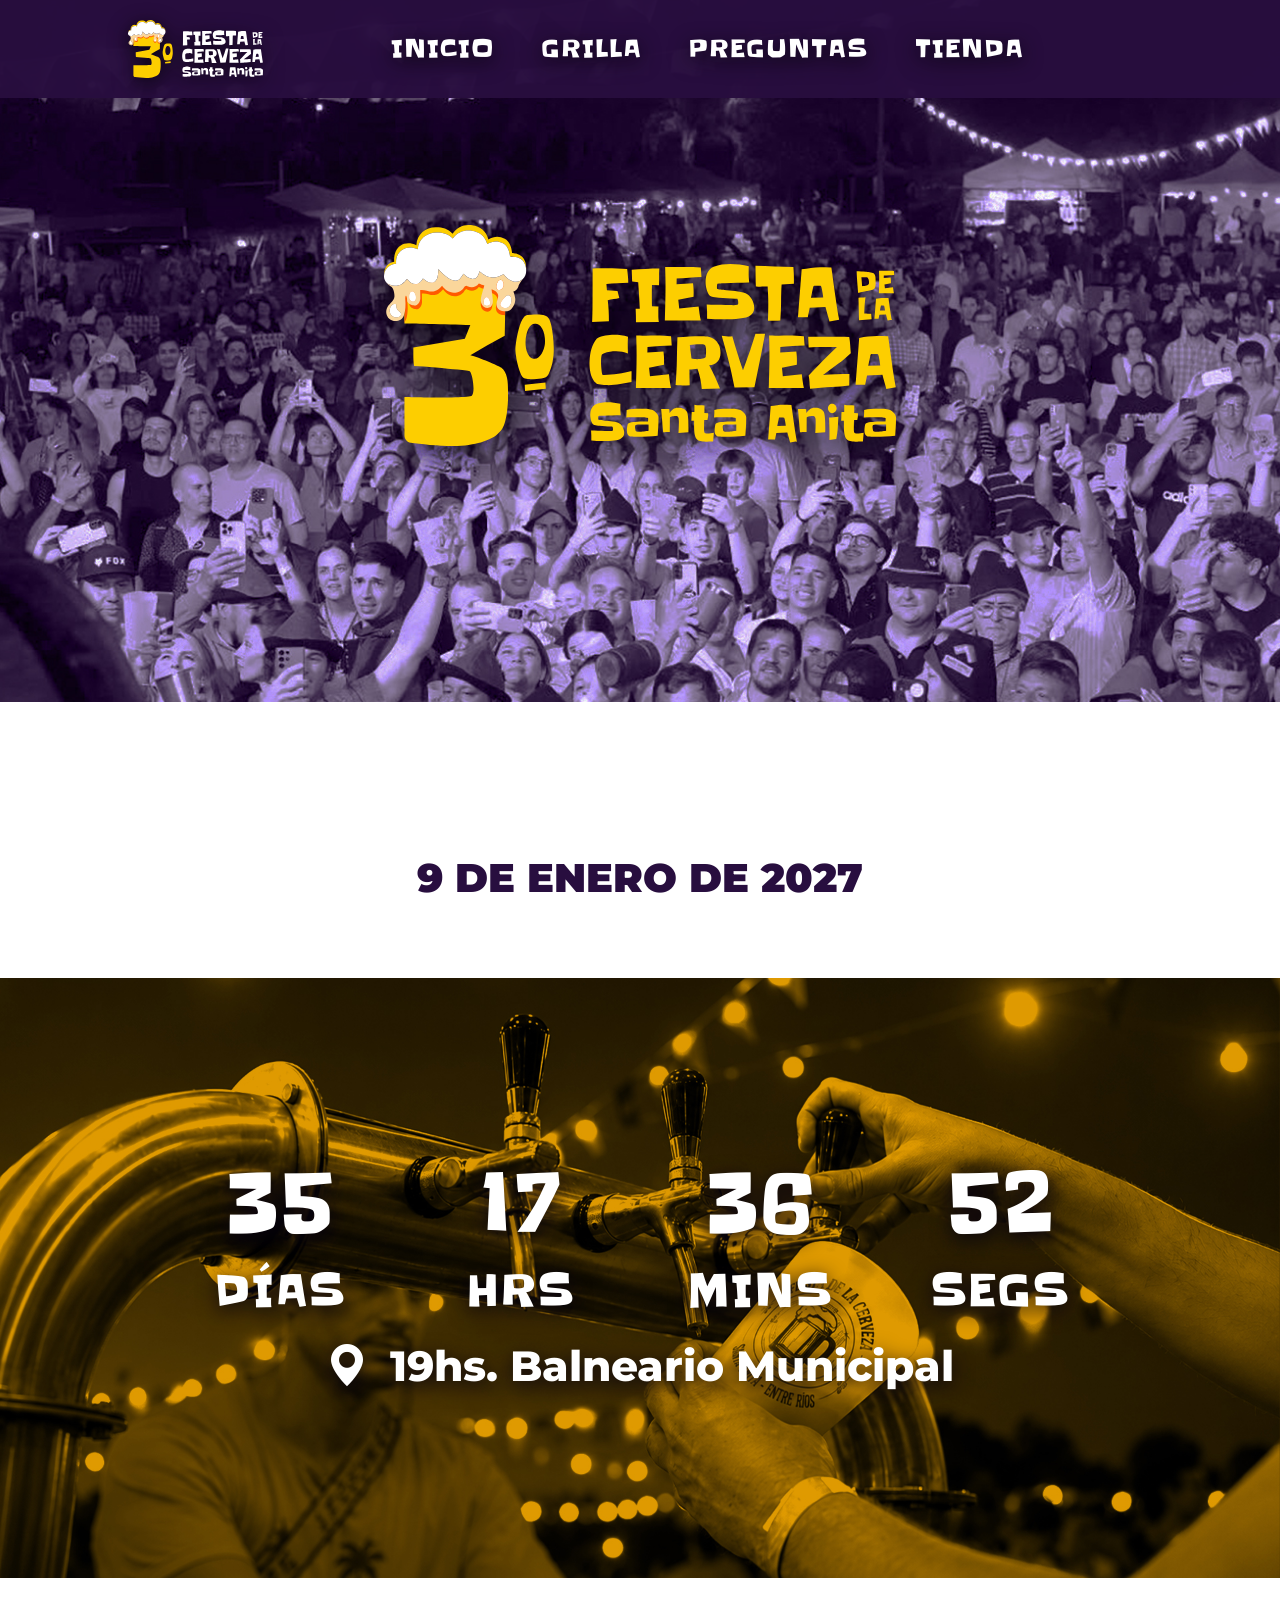
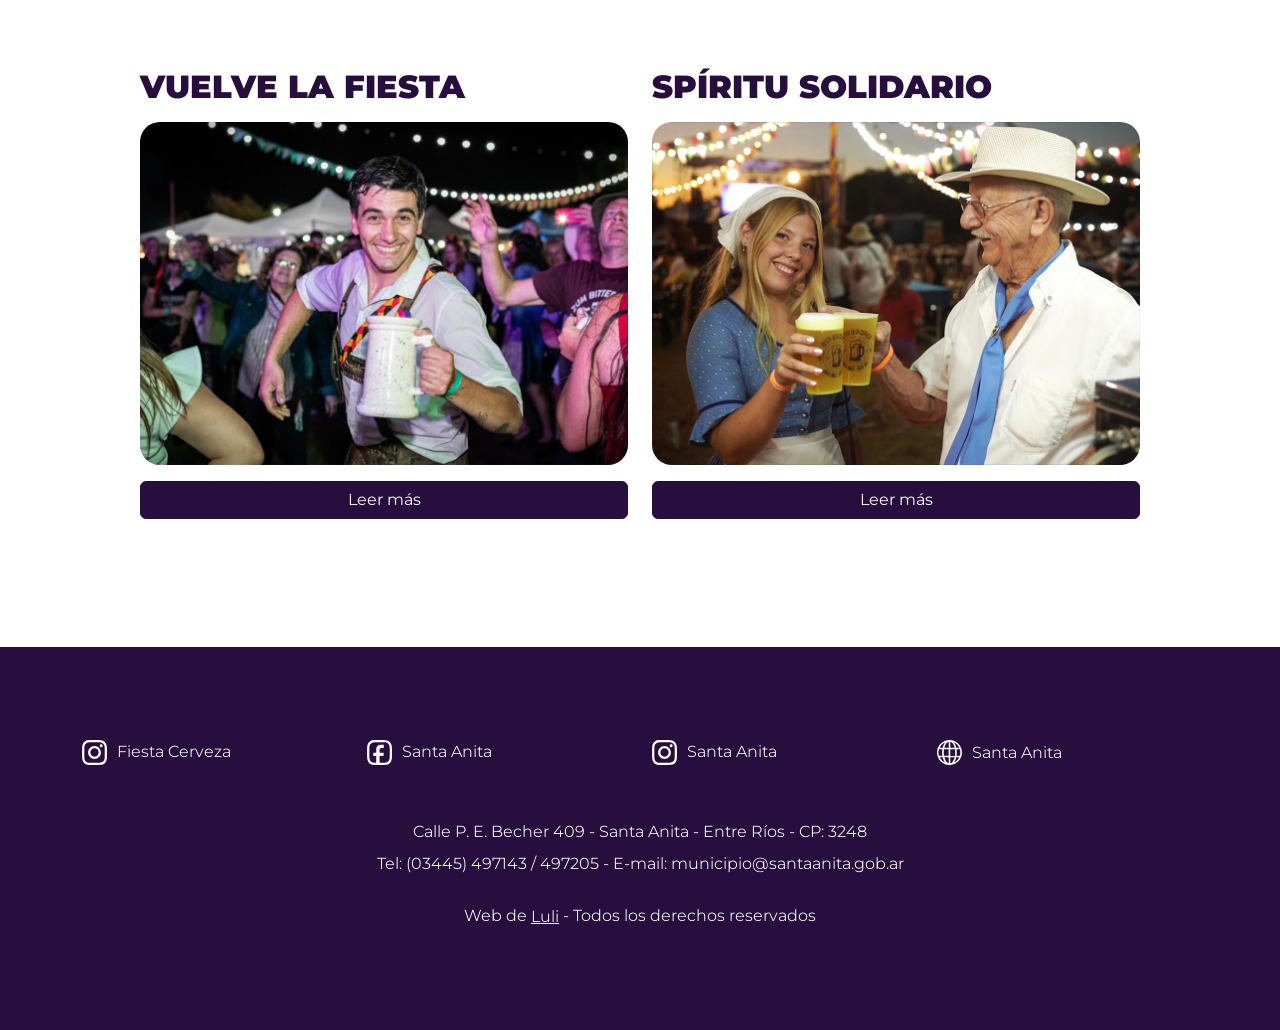
<file: index.html>
<!DOCTYPE html>
<html lang="en">

<head>
    <meta charset="UTF-8">
    <meta name="viewport" content="width=device-width, initial-scale=1.0">
    <title>evento</title>

    <link href="https://cdn.jsdelivr.net/npm/bootstrap@5.0.2/dist/css/bootstrap.min.css" rel="stylesheet"
        integrity="sha384-EVSTQN3/azprG1Anm3QDgpJLIm9Nao0Yz1ztcQTwFspd3yD65VohhpuuCOmLASjC" crossorigin="anonymous">
    <link rel="stylesheet" href="https://cdn.jsdelivr.net/npm/bootstrap-icons@1.13.1/font/bootstrap-icons.min.css">

    <link rel="icon" href="./imagenes/3_cerveza.svg"> <!-- FAVICON -->
    <link rel="stylesheet" href="./global.css">
    <link rel="stylesheet" href="./index.css">

</head>

<body>
    <header>
        <nav class="navbar navbar-expand-lg">
            <div class="container-fluid">
                <!-- Logo -->
                <a class="navbar-brand" href="./index.html">
                    <img src="./imagenes/logo_mixto.svg" alt="Logo" width="135" class="img-fluid">
                </a>

                <!-- Botón hamburguesa -->
                <button class="navbar-toggler border-0 shadow-none" type="button" data-bs-toggle="collapse"
                    data-bs-target="#menuPrincipal" aria-controls="menuPrincipal" aria-expanded="false"
                    aria-label="Toggle navigation">
                    <i class="bi bi-list"></i>
                </button>

                <!-- Menú -->
                <div class="collapse navbar-collapse justify-content-end" id="menuPrincipal">
                    <ul class="navbar-nav">
                        <li class="nav-item">
                            <a class="nav-link" href="./index.html">INICIO</a>
                        </li>
                        <li class="nav-item">
                            <a class="nav-link" href="./grilla.html">GRILLA</a>
                        </li>
                        <li class="nav-item">
                            <a class="nav-link" href="./preguntas.html">PREGUNTAS</a>
                        </li>
                        <li class="nav-item">
                            <a class="nav-link" href="./tienda.html">TIENDA</a>
                        </li>
                    </ul>
                </div>
            </div>
        </nav>
    </header>

    <!-- ------------------------------------------------------------------------------ -->
    <!-- ------------------------------------------------------------------------------ -->

    <div class="hero">
        <img class="heroimg" src="./imagenes/logo_amarillo.svg" alt="logo">
    </div>
    <main>
        <h1>9 DE ENERO DE 2027</h1>


        <!-- ------------------------------------------------------------------------------ -->
        <!-- Imagen + cuenta regresiva + lugar (el texto se superpone a la imagen) -->
        <div class="banner">
            <img id="imgCuenta" src="./imagenes/amarillas/canillas_a.jpg" alt="canillas de cerveza">

            <div class="banner-overlay">
                <div id="cuenta"></div>

                <div id="dias">
                    <span>DÍAS</span>
                    <span>HRS</span>
                    <span>MINS</span>
                    <span>SEGS</span>
                </div>

                <div id="ubi"><a href="./preguntas.html"> <i class="bi bi-geo-alt-fill"
                            style="margin-right:10px;"></i>
                        19hs. Balneario Municipal</a></div>
            </div>
        </div>

        <script>
            var countDownDate = new Date("Jan 9, 2027 19:00:00").getTime();
            var x;

            function actualizarCuenta() {

                var now = new Date().getTime();
                var distance = countDownDate - now;

                if (distance < 0) {
                    clearInterval(x);
                    document.getElementById("cuenta").innerHTML =
                        '<span class="fin">TERMINÓ LA CUENTA REGRESIVA</span>';
                    document.getElementById("dias").style.display = "none";
                    return;
                }

                var days = Math.floor(distance / (1000 * 60 * 60 * 24));
                var hours = Math.floor((distance % (1000 * 60 * 60 * 24)) / (1000 * 60 * 60));
                var minutes = Math.floor((distance % (1000 * 60 * 60)) / (1000 * 60));
                var seconds = Math.floor((distance % (1000 * 60)) / 1000);

                document.getElementById("cuenta").innerHTML = `
            <span>${days}</span>
            <span>${hours}</span>
            <span>${minutes}</span>
            <span>${seconds}</span>
        `;
            }

            x = setInterval(actualizarCuenta, 1000);
            actualizarCuenta(); // se muestra al instante, sin esperar 1 segundo
        </script>

        <!-- ------------------------------------------------------------------------------ -->
        <section class="container">
            <div class="row gy-5 justify-content-between">

                <div class="col-md-6">
                    <h2>VUELVE LA FIESTA</h2>
                    <div class="mt-3">
                        <img class="img-fluid" loading="lazy" src="./imagenes/hombreChop.jpg" alt="señor con un chop">
                        <button type="button" class="btn btn-primary w-100 mt-3" data-bs-toggle="collapse"
                            data-bs-target="#texto">
                            Leer más
                        </button>
                        <div id="texto" class="collapse mt-3">
                            <p>Un evento que combinará artistas con variada gastronomía, paseo emprendedor,
                                actividades para niños y diferentes atractivos durante el día.
                                El evento contará también con la presencia de cerveceros artesanales de la región.
                                El público podrá disfrutar de una destacada grilla artística en una
                                velada que combinará música en vivo y tradición cervecera.</p>
                            <p>¡Vuelve por 3er año consecutivo una fiesta bien Alemana!</p>
                        </div>
                    </div>
                </div>


                <div class="col-md-6">
                    <h2>SPÍRITU SOLIDARIO</h2>
                    <div class="mt-3">
                        <img class="img-fluid" loading="lazy" src="./imagenes/SantaAnitaCerveza.jpg" alt="familia feliz">
                        <button type="button" class="btn btn-primary w-100 mt-3" data-bs-toggle="collapse"
                            data-bs-target="#texto2">
                            Leer más
                        </button>
                        <div id="texto2" class="collapse mt-3">
                            <p>La venta de comidas y la cantina es a beneficio de las instituciones sin fines de lucro
                                de nuestro pueblo, las cuales se unen para trabajar juntos en cada evento.</p>
                            <p> Con cada compra vas a estar ayudando al Hogar, a los Bomberos Voluntarios, al
                                Centro Deportivo y a la comisión Fiesta de la Trilla. Además, el Paseo Emprendedor y
                                el sector de juegos también son parte del trabajo conjunto que el municipio realiza con
                                los emprendedores.</p>
                        </div>
                    </div>
                </div>

            </div>
        </section>


    </main>

    <!-- ------------------------------------------------------------------------------ -->
    <!-- ------------------------------------------------------------------------------ -->
    <footer>
        <div class="container mt-5">
            <div id="margfooter" class="row justify-content-between gy-4">
                <div class="col-6 col-md-3">
                    <a target="_blank"
                        href="https://www.instagram.com/fiestadelacerveza_santaanita?utm_source=ig_web_button_share_sheet&igsh=ZDNlZDc0MzIxNw==">
                        <img src="./icons/icon logo instagram.svg" width="25px" style="margin-right:10px;" alt="">
                        Fiesta Cerveza</a>
                </div>
                <div class="col-6 col-md-3">
                    <a target="_blank"
                        href="https://www.facebook.com/people/Municipio-de-Santa-Anita/100064312250298/#"> <img
                            src="./icons/icon logo facebook.svg" width="25px" style="margin-right:10px;" alt="">
                        Santa Anita</a>
                </div>
                <div class="col-6 col-md-3">
                    <a target="_blank"
                        href="https://www.instagram.com/muni.santa.anita?utm_source=ig_web_button_share_sheet&igsh=ZDNlZDc0MzIxNw==">
                        <img src="./icons/icon logo instagram.svg" width="25px" style="margin-right:10px;" alt=""> Santa
                        Anita</a>
                </div>
                <div class="col-6 col-md-3">
                    <a target="_blank" href="https://santaanita.gob.ar/inicio/principal"> <img
                            src="./icons/icon logo web.svg" width="25px" style="margin-right:10px;" alt=""> Santa
                        Anita</a>
                </div>
            </div>
        </div>

        <div class="container mt-5 mb-5">
            <div class="row justify-content-between">
                <div class="col-md-12 text-center text-md-start">
                    <p>Calle P. E. Becher 409 - Santa Anita - Entre Ríos - CP: 3248</p>
                    <p>Tel: (03445) 497143 / 497205 - E-mail: municipio@santaanita.gob.ar</p>

                    <p style="margin-top: 2%;">Web de <a target="_blank" style="text-decoration:underline;"
                            href="https://www.instagram.com/luli.u.png?utm_source=ig_web_button_share_sheet&igsh=ZDNlZDc0MzIxNw==">Luli</a>
                        - Todos los derechos reservados</p>
                </div>
            </div>
        </div>
    </footer>

    <script src="https://cdn.jsdelivr.net/npm/bootstrap@5.0.2/dist/js/bootstrap.bundle.min.js"
        integrity="sha384-MrcW6ZMFYlzcLA8Nl+NtUVF0sA7MsXsP1UyJoMp4YLEuNSfAP+JcXn/tWtIaxVXM"
        crossorigin="anonymous"></script>
</body>

</html>
</file>
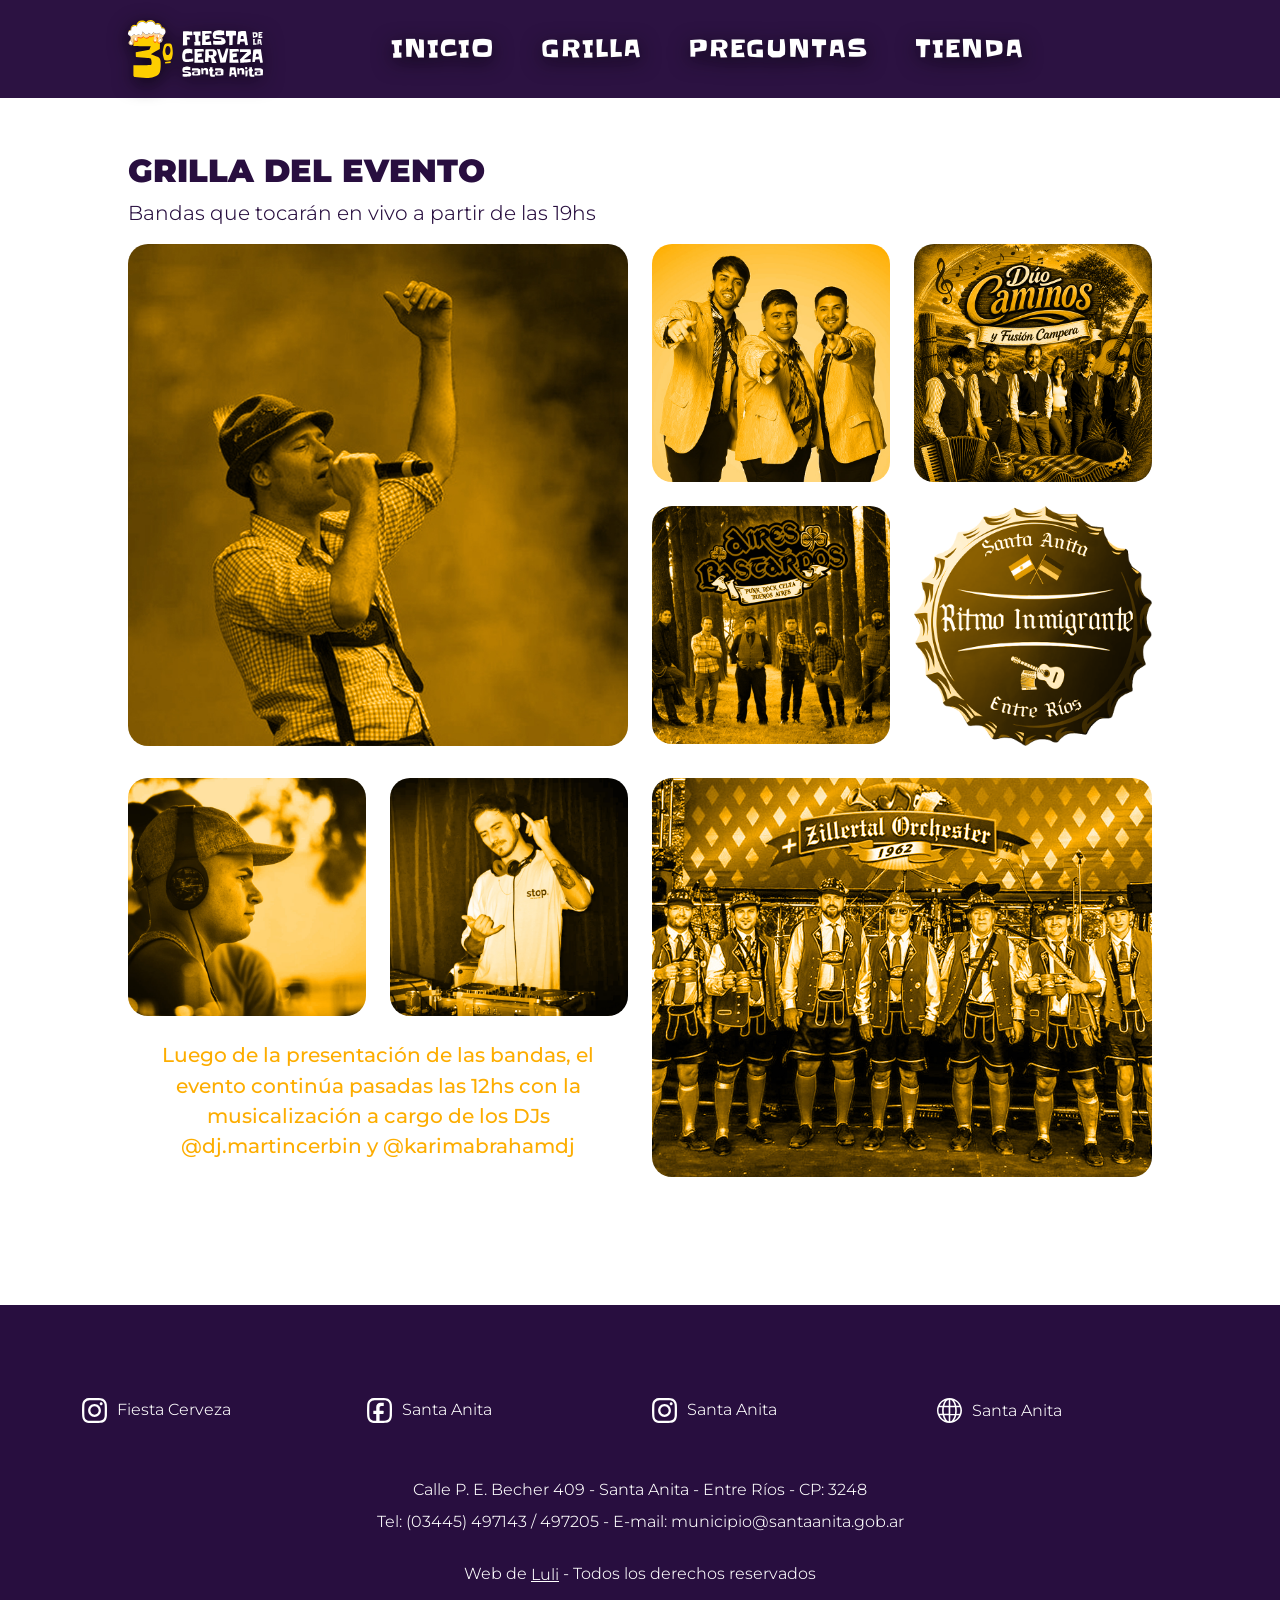
<file: grilla.html>
<!DOCTYPE html>
<html lang="en">

<head>
    <meta charset="UTF-8">
    <meta name="viewport" content="width=device-width, initial-scale=1.0">
    <title>grilla</title>

    <link href="https://cdn.jsdelivr.net/npm/bootstrap@5.0.2/dist/css/bootstrap.min.css" rel="stylesheet"
        integrity="sha384-EVSTQN3/azprG1Anm3QDgpJLIm9Nao0Yz1ztcQTwFspd3yD65VohhpuuCOmLASjC" crossorigin="anonymous">
    <link rel="stylesheet" href="https://cdn.jsdelivr.net/npm/bootstrap-icons@1.13.1/font/bootstrap-icons.min.css">

    <link rel="icon" href="./imagenes/3_cerveza.svg"> <!-- FAVICON -->
    <link rel="stylesheet" href="./global.css">
    <link rel="stylesheet" href="./grilla.css">

</head>

<body>
    <header>
        <nav class="navbar navbar-expand-lg">
            <div class="container-fluid">
                <!-- Logo -->
                <a class="navbar-brand" href="./index.html">
                    <img src="./imagenes/logo_mixto.svg" alt="Logo" width="135" class="img-fluid">
                </a>

                <!-- Botón hamburguesa -->
                <button class="navbar-toggler border-0 shadow-none" type="button" data-bs-toggle="collapse"
                    data-bs-target="#menuPrincipal" aria-controls="menuPrincipal" aria-expanded="false"
                    aria-label="Toggle navigation">
                    <i class="bi bi-list"></i>
                </button>

                <!-- Menú -->
                <div class="collapse navbar-collapse justify-content-end" id="menuPrincipal">
                    <ul class="navbar-nav">
                        <li class="nav-item">
                            <a class="nav-link" href="./index.html">INICIO</a>
                        </li>
                        <li class="nav-item">
                            <a class="nav-link" href="./grilla.html">GRILLA</a>
                        </li>
                        <li class="nav-item">
                            <a class="nav-link" href="./preguntas.html">PREGUNTAS</a>
                        </li>
                        <li class="nav-item">
                            <a class="nav-link" href="./tienda.html">TIENDA</a>
                        </li>
                    </ul>
                </div>
            </div>
        </nav>
    </header>

    <!-- ------------------------------------------------------------------------------ -->
    <!-- ------------------------------------------------------------------------------ -->

    <main>

        <div class="container-fluid">
            <h2>grilla del evento</h2>
            <p>Bandas que tocarán en vivo a partir de las 19hs</p>


            <article class="row g-4">
                <div class="col-md-6">
                    <img class="img-fluid w-100 h-100 object-fit-cover" src="./imagenes/amarillas/PolkaRock_a.jpg"
                        alt="">
                </div>
                <!-- Grilla de 4 imágenes -->
                <div class="col-md-6">
                    <div class="row g-4 h-100">
                        <div class="col-6">
                            <img loading="lazy" class="img-fluid w-100" src="./imagenes/amarillas/LosPalmae_a.jpg" alt="">
                        </div>

                        <div class="col-6">
                            <img loading="lazy" class="img-fluid w-100" src="./imagenes/amarillas/DúoCaminosYFusiónCampera_a.jpg"
                                alt="">
                        </div>

                        <div class="col-6">
                            <img loading="lazy" class="img-fluid w-100" src="./imagenes/amarillas/AiresBastardos_a.jpg" alt="">
                        </div>

                        <div class="col-6">
                            <img loading="lazy" class="img-fluid w-100" src="./imagenes/amarillas/RitmoInmigrante.png" alt="">
                        </div>
                    </div>
                </div>
            </article>

            <article class="row g-4 mt-2">
                <!-- Grilla de 2 imágenes, 1 texto -->
                <div class="col-md-6">
                    <div class="row g-4 h-100">
                        <div class="col-6">
                            <img loading="lazy" class="img-fluid w-100" src="./imagenes/amarillas/martincerbindj_a.jpg" alt="">
                        </div>

                        <div class="col-6">
                            <img loading="lazy" class="img-fluid w-100" src="./imagenes/amarillas/karimabrahamdj_a.jpg" alt="">
                        </div>

                        <div class="col-12">
                            <p>Luego de la presentación de las bandas, el evento continúa pasadas las 12hs con la
                                musicalización a cargo de los DJs @dj.martincerbin y @karimabrahamdj</p>
                        </div>
                    </div>
                </div>


                <div class="col-md-6">
                    <img class="img-fluid w-100 h-100 object-fit-cover" loading="lazy" src="./imagenes/amarillas/zillertalOrchester_a.jpg"
                        alt="">
                </div>
            </article>
        </div>
    </main>











    <!-- ------------------------------------------------------------------------------ -->
    <footer>
        <div class="container mt-5">
            <div id="margfooter" class="row justify-content-between gy-4">
                <div class="col-6 col-md-3">
                    <a target="_blank"
                        href="https://www.instagram.com/fiestadelacerveza_santaanita?utm_source=ig_web_button_share_sheet&igsh=ZDNlZDc0MzIxNw==">
                        <img src="./icons/icon logo instagram.svg" width="25px" style="margin-right:10px;" alt="">
                        Fiesta Cerveza</a>
                </div>
                <div class="col-6 col-md-3">
                    <a target="_blank"
                        href="https://www.facebook.com/people/Municipio-de-Santa-Anita/100064312250298/#"> <img
                            src="./icons/icon logo facebook.svg" width="25px" style="margin-right:10px;" alt="">
                        Santa Anita</a>
                </div>
                <div class="col-6 col-md-3">
                    <a target="_blank"
                        href="https://www.instagram.com/muni.santa.anita?utm_source=ig_web_button_share_sheet&igsh=ZDNlZDc0MzIxNw==">
                        <img src="./icons/icon logo instagram.svg" width="25px" style="margin-right:10px;" alt=""> Santa
                        Anita</a>
                </div>
                <div class="col-6 col-md-3">
                    <a target="_blank" href="https://santaanita.gob.ar/inicio/principal"> <img
                            src="./icons/icon logo web.svg" width="25px" style="margin-right:10px;" alt=""> Santa
                        Anita</a>
                </div>
            </div>
        </div>

        <div class="container mt-5 mb-5">
            <div class="row justify-content-between">
                <div class="col-md-12 text-center text-md-start">
                    <p>Calle P. E. Becher 409 - Santa Anita - Entre Ríos - CP: 3248</p>
                    <p>Tel: (03445) 497143 / 497205 - E-mail: municipio@santaanita.gob.ar</p>

                    <p style="margin-top: 2%;">Web de <a target="_blank" style="text-decoration:underline;"
                            href="https://www.instagram.com/luli.u.png?utm_source=ig_web_button_share_sheet&igsh=ZDNlZDc0MzIxNw==">Luli</a>
                        - Todos los derechos reservados</p>
                </div>
            </div>
        </div>
    </footer>

    <script src="https://cdn.jsdelivr.net/npm/bootstrap@5.0.2/dist/js/bootstrap.bundle.min.js"
        integrity="sha384-MrcW6ZMFYlzcLA8Nl+NtUVF0sA7MsXsP1UyJoMp4YLEuNSfAP+JcXn/tWtIaxVXM"
        crossorigin="anonymous"></script>
</body>

</html>
</file>
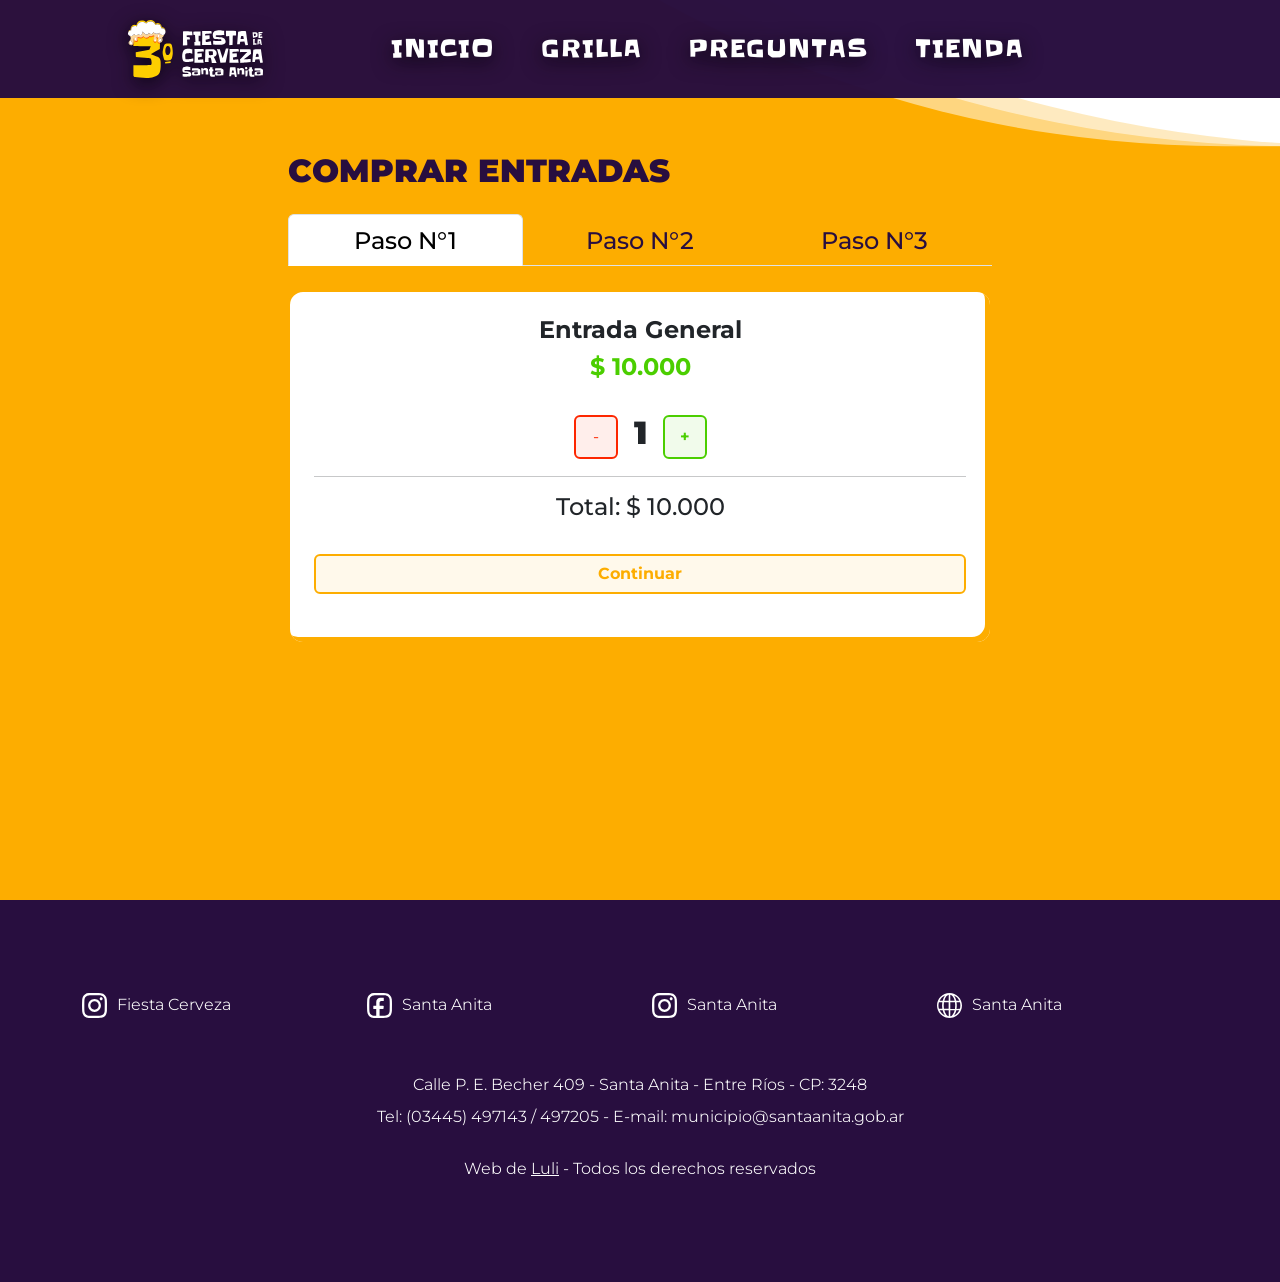
<file: tienda.html>
<!DOCTYPE html>
<html lang="en">

<head>
    <meta charset="UTF-8">
    <meta name="viewport" content="width=device-width, initial-scale=1.0">
    <title>tienda</title>

    <link href="https://cdn.jsdelivr.net/npm/bootstrap@5.0.2/dist/css/bootstrap.min.css" rel="stylesheet"
        integrity="sha384-EVSTQN3/azprG1Anm3QDgpJLIm9Nao0Yz1ztcQTwFspd3yD65VohhpuuCOmLASjC" crossorigin="anonymous">
    <link rel="stylesheet" href="https://cdn.jsdelivr.net/npm/bootstrap-icons@1.13.1/font/bootstrap-icons.min.css">


    <link rel="icon" href="./imagenes/3_cerveza.svg"> <!-- FAVICON -->
    <link rel="stylesheet" href="./global.css">
    <link rel="stylesheet" href="./tienda.css">

</head>

<body>
    <header>
        <nav class="navbar navbar-expand-lg">
            <div class="container-fluid">
                <!-- Logo -->
                <a class="navbar-brand" href="./index.html">
                    <img src="./imagenes/logo_mixto.svg" alt="Logo" width="135" class="img-fluid">
                </a>

                <!-- Botón hamburguesa -->
                <button class="navbar-toggler border-0 shadow-none" type="button" data-bs-toggle="collapse"
                    data-bs-target="#menuPrincipal" aria-controls="menuPrincipal" aria-expanded="false"
                    aria-label="Toggle navigation">
                    <i class="bi bi-list"></i>
                </button>

                <!-- Menú -->
                <div class="collapse navbar-collapse justify-content-end" id="menuPrincipal">
                    <ul class="navbar-nav">
                        <li class="nav-item">
                            <a class="nav-link" href="./index.html">INICIO</a>
                        </li>
                        <li class="nav-item">
                            <a class="nav-link" href="./grilla.html">GRILLA</a>
                        </li>
                        <li class="nav-item">
                            <a class="nav-link" href="./preguntas.html">PREGUNTAS</a>
                        </li>
                        <li class="nav-item">
                            <a class="nav-link" href="./tienda.html">TIENDA</a>
                        </li>
                    </ul>
                </div>
            </div>
        </nav>
    </header>

    <!-- ------------------------------------------------------------------------------ -->
    <!-- ------------------------------------------------------------------------------ -->

    <section class="hero">

        <div class="wave">
            <span></span>
            <span></span>
            <span></span>
        </div>

        <main class="content">



            <h2 class="mb-4">COMPRAR ENTRADAS</h2>
            <div class="container-fluid">
                <ul class="nav nav-tabs mb-4" id="myTab" role="tablist">
                    <li class="nav-item">
                        <button class="nav-link active" id="paso1-tab" data-bs-toggle="tab"
                            data-bs-target="#paso1-tab-pane">
                            Paso N°1
                        </button>
                    </li>
                    <li class="nav-item">
                        <button class="nav-link" id="paso2-tab" data-bs-toggle="tab" data-bs-target="#paso2-tab-pane">
                            Paso N°2
                        </button>
                    </li>
                    <li class="nav-item">
                        <button class="nav-link" id="paso3-tab" data-bs-toggle="tab" data-bs-target="#paso3-tab-pane">
                            Paso N°3
                        </button>
                    </li>
                </ul>


                <div class="tab-content">
                    <!-- PASO 1 -->
                    <div class="tab-pane fade show active" id="paso1-tab-pane">
                        <div class="card p-4">
                            <h3>Entrada General</h3>
                            <h3 class="text-success">$ 10.000</h3>
                            <div class="d-flex align-items-center gap-3 mt-4">
                                <button class="btn btn-danger" onclick="cambiarCantidad(-1)">-</button>
                                <h2 id="cantidad">1</h2>
                                <button class="btn btn-success" onclick="cambiarCantidad(1)">+</button>
                            </div>
                            <hr>
                            <h4>Total: <span id="total">$ 10.000</span></h4>
                            <button class="btn btn-warning mt-4 mb-4" onclick="siguientePaso('paso2-tab')">
                                Continuar
                            </button>
                        </div>
                    </div>

                    <!-- PASO 2 -->
                    <div class="tab-pane fade" id="paso2-tab-pane">
                        <div class="card p-4">
                            <h3>Elegí el método de pago</h3>
                            <div class="form-check mt-2">
                                <input class="form-check-input" type="checkbox" name="pago" checked>
                                <label class="form-check-label">
                                    💳 Tarjeta de Crédito
                                </label>
                            </div>
                            <div class="form-check">
                                <input class="form-check-input" type="checkbox" name="pago">
                                <label class="form-check-label">
                                    💳 Tarjeta de Débito
                                </label>
                            </div>
                            <div class="form-check">
                                <input class="form-check-input" type="checkbox" name="pago">
                                <label class="form-check-label">
                                    🏦 Transferencia Bancaria
                                </label>
                            </div>
                            <div class="form-check">
                                <input class="form-check-input" type="checkbox" name="pago">
                                <label class="form-check-label">
                                    💰 Mercado Pago
                                </label>
                            </div>
                            <button class="btn btn-warning mt-4 mb-4" onclick="siguientePaso('paso3-tab')">
                                Continuar
                            </button>
                        </div>
                    </div>

                    <!-- PASO 3 -->

                    <div class="tab-pane fade" id="paso3-tab-pane">
                        <div class="card p-4 text-center">
                            <h3>Resumen de compra</h3>
                            <hr>
                            <h4>Cantidad de entradas: <span id="resumenCantidad"><strong>1</strong></span></h4>
                            <h4 class="mt-2">Total a pagar</h4>
                            <h2 id="resumenTotal">$ 10.000</h2>
                            <button class="btn btn-success btn-lg mt-4 mb-4">
                                Confirmar Compra
                            </button>
                        </div>
                    </div>
                </div>
            </div>


        </main>
    </section>





    <!-- ------------------------------------------------------------------------------ -->
    <footer>
        <div class="container mt-5">
            <div id="margfooter" class="row justify-content-between gy-4">
                <div class="col-6 col-md-3">
                    <a target="_blank"
                        href="https://www.instagram.com/fiestadelacerveza_santaanita?utm_source=ig_web_button_share_sheet&igsh=ZDNlZDc0MzIxNw==">
                        <img src="./icons/icon logo instagram.svg" width="25px" style="margin-right:10px;" alt="">
                        Fiesta Cerveza</a>
                </div>
                <div class="col-6 col-md-3">
                    <a target="_blank"
                        href="https://www.facebook.com/people/Municipio-de-Santa-Anita/100064312250298/#"> <img
                            src="./icons/icon logo facebook.svg" width="25px" style="margin-right:10px;" alt="">
                        Santa Anita</a>
                </div>
                <div class="col-6 col-md-3">
                    <a target="_blank"
                        href="https://www.instagram.com/muni.santa.anita?utm_source=ig_web_button_share_sheet&igsh=ZDNlZDc0MzIxNw==">
                        <img src="./icons/icon logo instagram.svg" width="25px" style="margin-right:10px;" alt=""> Santa
                        Anita</a>
                </div>
                <div class="col-6 col-md-3">
                    <a target="_blank" href="https://santaanita.gob.ar/inicio/principal"> <img
                            src="./icons/icon logo web.svg" width="25px" style="margin-right:10px;" alt=""> Santa
                        Anita</a>
                </div>
            </div>
        </div>

        <div class="container mt-5 mb-5">
            <div class="row justify-content-between">
                <div class="col-md-12 text-center text-md-start">
                    <p>Calle P. E. Becher 409 - Santa Anita - Entre Ríos - CP: 3248</p>
                    <p>Tel: (03445) 497143 / 497205 - E-mail: municipio@santaanita.gob.ar</p>

                    <p style="margin-top: 2%;">Web de <a target="_blank" style="text-decoration:underline;"
                            href="https://www.instagram.com/luli.u.png?utm_source=ig_web_button_share_sheet&igsh=ZDNlZDc0MzIxNw==">Luli</a>
                        - Todos los derechos reservados</p>
                </div>
            </div>
        </div>
    </footer>

    <script src="./tienda.js"></script> <!-- JAVASCRIPT -->

    <script src="https://cdn.jsdelivr.net/npm/bootstrap@5.0.2/dist/js/bootstrap.bundle.min.js"
        integrity="sha384-MrcW6ZMFYlzcLA8Nl+NtUVF0sA7MsXsP1UyJoMp4YLEuNSfAP+JcXn/tWtIaxVXM"
        crossorigin="anonymous"></script> <!-- JAVASCRIPT + bootstrap -->
</body>

</html>
</file>
<file: global.css>
/* 
9pt = 12px = 0.75rem
10.5pt = 14px = 0.875rem
12pt = 16px = 1rem
13.5pt = 18px = 1.125rem
15pt = 20px = 1.25rem
18pt = 24px = 1.5rem
24pt = 32px = 2rem
30pt = 40px = 2.5rem
 */


:root {
    --violeta: #280e3f;
    --amarillo: #fdce00;
    --naranjita: #fdad00;
    --blanco: #ffffff;

    /* ----- Variables responsive ----- */
    --header-h: 5.3rem;
    /* alto del header fijo (medido: ~85px en celular, ~98px desde 576px) */
    --gutter: 1.25rem;
    /* margen lateral de la página */
    --maxw: 1400px;
    /* ancho máximo del contenido en pantallas enormes */
}

/* margen lateral y alto de header según el tamaño de pantalla */
@media (min-width: 576px) {
    :root {
        --gutter: 6%;
        --header-h: 6.1rem;
    }
}

@media (min-width: 992px) {
    :root {
        --gutter: 8%;
    }
}

@media (min-width: 1200px) {
    :root {
        --gutter: 10%;
    }
}

.modoclaro {
    background-color: var(--blanco) !important;
}

.modooscuro {
    background-color: var(--violeta) !important;
}

/* PARA DESPUÉS */







.input {
    background-color: rgba(253, 173, 0, 0.08);
    border-color: #280e3f;
}

textarea {
    background-color: rgba(253, 173, 0, 0.08);
    border-color: #280e3f;
}

@font-face {
    font-family: 'Slackey';
    src: url(./Slackey-Regular.ttf);
    font-display: swap;
}

@font-face {
    font-family: 'Montserrat';
    src: url(./Montserrat-VariableFont_wght.ttf);
    font-display: swap;
}

/* Bootstrap 5.0.2 no trae esta utilidad (se agregó en 5.3) y la grilla la usa */
.object-fit-cover {
    object-fit: cover;
}


main {
    /* ancho = pantalla menos los márgenes laterales, y nunca más que --maxw */
    width: calc(100% - 2 * var(--gutter));
    max-width: var(--maxw);
    /* arriba: deja lugar al header fijo + un respiro; abajo: respiro antes del footer */
    margin: calc(var(--header-h) + clamp(1.5rem, 6vh, 4rem)) auto clamp(3rem, 12vh, 8rem);
    font-size: clamp(1rem, 0.94rem + 0.4vw, 1.3rem);
}


* {
    padding: 0;
    margin: 0 auto;
    scroll-behavior: smooth;
}

body {
    background-color: #ffffff;
    background-blend-mode: darken;
    color: #280e3f;
    font-family: "Montserrat", sans-serif;
    font-optical-sizing: auto;
    font-weight: 350;
    font-style: normal;
    margin: 0;
    padding: 0;
    /* evita scroll horizontal por elementos de ancho completo (100vw) */
    overflow-x: hidden;
}

@supports (overflow: clip) {
    body {
        overflow-x: clip;
    }
}

/* imágenes y videos nunca más anchos que su contenedor */
img,
video,
iframe {
    max-width: 100%;
}

img {
    height: auto;
}


/* ------------------------------------------------------------------------------------------- */
header {
    position: fixed;
    top: 0;
    left: 0;
    width: 100%;
    z-index: 1000;
    padding: 0.75rem max(var(--gutter), calc((100% - var(--maxw)) / 2));
    background-color: rgb(40, 14, 63, 0.98);
}





.container-fluid {
    margin: 0;
    /* sin margen propio, ya lo da el header */
    padding: 0;
    width: 100%;
    max-width: 100%;
}


.navbar-brand {
    margin: 0 auto 0 0;
    padding: 0;
}

.navbar-brand img {
    width: clamp(105px, 24vw, 135px);
    border-radius: 0;
    filter: drop-shadow(0 5px 10px rgb(8, 2, 14));
}

/* botón hamburguesa: área táctil de 44px o más */
.navbar-toggler {
    margin: 0 0 0 auto;
    width: 2.75rem;
    height: 2.75rem;
    padding: 0;
    display: inline-flex;
    align-items: center;
    justify-content: center;
}

.navbar-toggler i {
    font-size: 2rem;
    line-height: 1;
}

.navbar-nav {
    display: flex;
    align-items: center;
    gap: clamp(1rem, 2.4vw, 2.5rem);
}

.nav-link {
    color: #ffffff;
    font-family: "Slackey", sans-serif;
    filter: drop-shadow(0 5px 10px rgb(8, 2, 14));
    letter-spacing: 1px;
    font-size: 1.5rem;
    font-weight: 500;
}

header .nav-link {
    /* igual al original (1.5rem) en pantallas grandes; se achica un poco en tablets */
    font-size: clamp(1.05rem, 0.55rem + 1.3vw, 1.5rem);
}


.nav-link:hover {
    color: #fdce00;
    transform: translateY(-3px);
    transition: all 0.5s ease-in-out;
    cursor: pointer;
}





a {
    text-decoration: none;
    color: #ffffff;
}

a:hover {
    color: #fdce00;
    transform: translateY(-3px);
    transition: all 0.5s ease-in-out;
    cursor: hand;
}

/* ------------------------------------------------------------------------------------------- */



.contenedor {
    display: flex;
    column-gap: 5%;
    justify-content: flex-start;
    align-items: flex-start;
    justify-content: space-between;
    align-items: start;
    margin: 10% 0%;
}

.contenido {
    width: 47%;
}

i {
    color: #ffffff;
    /* icons */
}

img {
    border-radius: 20px;
}



/* ------------------------------------------------------------------------------------------- */
/* CON AYUDA DE CHAT GPT */
h1 {
    font-size: 2.5rem;
    font-weight: 900;
    text-align: center;
    animation: estira 3s ease-in-out 0.8s 1 forwards;
}

@keyframes estira {
    0% {
        letter-spacing: 0vw;
    }

    50% {
        letter-spacing: 2.5vw;
        filter: blur(3px);
    }

    100% {
        letter-spacing: 0vw;
    }
}

h1:hover {
    animation: estiraHover 3s ease-in-out 1 forwards;
}

@keyframes estiraHover {
    0% {
        letter-spacing: 0vw;
    }

    50% {
        letter-spacing: 2.5vw;
        filter: blur(3px);
    }

    100% {
        letter-spacing: 0vw;
    }
}

/* ------------------------------------------------------------------------------------------- */

h2 {
    text-transform: uppercase;
    font-size: 2rem;
    font-weight: 900;
}

h3 {
    font-size: 1.5rem;
    font-weight: 700;
}


.hero {
    height: 78vh;

    background-image: url(./imagenes/fotoFiesta4.jpg);
    background-size: cover;
    background-position: center top;
    background-repeat: no-repeat;
    background-attachment: fixed;
    margin-bottom: 3%;
}



.heroimg {
    border-radius: 0%;
    position: absolute;
    top: 25vh;
    z-index: 800;
    width: 40vw;
    margin: 0% 20%;

    -webkit-animation: heroimg 1s cubic-bezier(0.250, 0.460, 0.450, 0.940) both;
    animation: heroimg 1s cubic-bezier(0.250, 0.460, 0.450, 0.940) both;
}

/* ----------------------------------------------
 * Generated by Animista 
 * ----------------------------------------
 * animation scale-down-center
 * ----------------------------------------
 */
@-webkit-keyframes heroimg {
    0% {
        -webkit-transform: scale(2);
        transform: scale(2);
        opacity: 0;
        filter: blur(50px);
    }

    100% {
        -webkit-transform: scale(1);
        transform: scale(1);
        opacity: 1;
        filter: blur(0px) drop-shadow(0 10px 20px rgb(8, 2, 14));
    }
}

@keyframes heroimg {
    0% {
        -webkit-transform: scale(2);
        transform: scale(2);
        opacity: 0;
        filter: blur(50px);
    }

    100% {
        -webkit-transform: scale(1);
        transform: scale(1);
        opacity: 1;
        filter: blur(0px) drop-shadow(0 10px 20px rgb(8, 2, 14));
    }
}



/* ------------------------------------------------------------------------------------------- */
footer {
    margin-top: clamp(3rem, 10vw, 9rem);
    padding: clamp(1.5rem, 3vw, 2.5rem) 0;
    background-color: #280e3f;
    color: #ffffff;
    font-size: 1rem;

    img {
        border-radius: 0;
    }

    p {
        text-align: center;
        line-height: 1.5;
        margin-bottom: 0.5rem;
    }

    /* íconos redes: el ícono queda alineado a la primera línea y el texto no se "cae" debajo */
    .row a {
        display: inline-flex;
        align-items: center;
        padding: 0.4rem 0;
    }

    .row a img {
        flex: none;
    }
}




/* ------------------------------------------------------------------------------------------- */

/* -------------------------------------  MEDIA QUERY  --------------------------------------- */

/* ------------------------------------------------------------------------------------------- */

/* Menú hamburguesa (menos de 992px): links grandes y fáciles de tocar */
@media (max-width: 991.98px) {
    .navbar-collapse {
        max-height: calc(100vh - var(--header-h) - 1rem);
        overflow-y: auto;
    }

    .navbar-nav {
        align-items: stretch;
        gap: 0;
        padding: 0.5rem 0 0.75rem;
        text-align: center;
    }

    header .nav-link {
        display: block;
        padding: 0.8rem 1rem;
        font-size: 1.25rem;
    }
}

@media (max-width: 576px) {
    h1 {
        --ls-pico: 0.8vw;
    }

    h2 {
        margin-top: 5vh;
    }
}

/* Dispositivos táctiles: botones con área de toque cómoda */
@media (pointer: coarse) {
    .btn {
        min-height: 2.75rem;
    }
}
</file>
<file: index.css>
header {
    margin: 0%;
}

/* ---------------------------------- HERO (foto + logo) ---------------------------------- */
/* El logo ahora vive DENTRO del hero y se centra con flexbox (antes estaba "absolute" con
   top en vh y márgenes en %, y en celular quedaba corrido a la izquierda). */
.hero {
    display: flex;
    align-items: center;
    justify-content: center;
    min-height: clamp(24rem, 78vh, 58rem);
    min-height: clamp(24rem, 78svh, 58rem);
    padding: calc(var(--header-h) + 1rem) var(--gutter) 1.5rem;
}

.heroimg {
    width: clamp(15rem, 40vw, 44rem);
}

main h1 {
    margin-bottom: clamp(1.5rem, 6vw, 6rem);
}





.btn {
    color: #ffffff;
    background-color: #280e3f;
}

.btn-primary {
    color: #ffffff;
    background-color: #280e3f;
    border-color: #280e3f;
}

.btn:hover {
    background-color: #fdad00;
    border-color: #fdad00;
}


/* ------------------------- BANNER: imagen + cuenta regresiva + lugar ------------------------- */
/* Imagen a todo el ancho de la pantalla, con el texto superpuesto y centrado encima. */
.banner {
    position: relative;
    width: 100vw;
    margin-left: calc(50% - 50vw);
    margin-right: calc(50% - 50vw);
}

#imgCuenta {
    display: block;
    width: 100%;
    max-height: 46rem;
    object-fit: cover;
    border-radius: 0;
    margin: 0;
    /* en celular la foto se recorta (cover) en vez de achicarse hasta quedar diminuta */
    height: clamp(15rem, 64vw, 26rem);
}

.banner-overlay {
    position: absolute;
    inset: 0;
    z-index: 1;
    display: flex;
    flex-direction: column;
    align-items: center;
    justify-content: center;
    gap: clamp(0.25rem, 1.4vw, 1.25rem);
    padding: 0 var(--gutter);
    color: white;
}

#cuenta,
#dias {
    width: 100%;
    max-width: 60rem;
    margin: 0 auto;
    display: grid;
    grid-template-columns: repeat(4, 1fr);
    text-align: center;
    color: white;
    font-family: "Slackey", sans-serif;
    letter-spacing: 1px;
}

#cuenta {
    font-size: clamp(2.2rem, 6.5vw, 5rem);
    line-height: 1.1;
    min-height: 1.1em;
    /* reserva el lugar antes del primer segundo, así no "salta" */
}

#dias {
    font-size: clamp(1rem, 3.4vw, 4rem);
    line-height: 1.2;
}

#cuenta span,
#dias span {
    display: block;
    text-align: center;
    filter: drop-shadow(0 5px 10px rgb(8, 2, 14));
}

/* mensaje cuando termina la cuenta regresiva: ocupa las 4 columnas */
#cuenta .fin {
    grid-column: 1 / -1;
    font-size: 0.6em;
}

#ubi {
    display: flex;
    align-items: center;
    justify-content: center;
    text-align: center;
    font-size: clamp(1rem, 3.3vw, 3rem);
    font-weight: 800;
    color: #ffffff;
    filter: drop-shadow(0 5px 10px rgb(8, 2, 14));
}

#ubi a:hover {
    color: #ffffff;
    transform: translateY(0px);
    transition: all 0.5s ease-in-out;
    cursor: hand;

    filter: drop-shadow(0 0 3px #fdad00) drop-shadow(0 0 7px #fdad00);
}


/* Celulares muy angostos: un poco más de aire entre los números */
@media (max-width: 360px) {
    #cuenta {
        letter-spacing: 0;
    }
}

/* Pantallas grandes: la imagen vuelve a su proporción original (1920x900) */
@media (min-width: 768px) {
    #imgCuenta {
        height: auto;
        aspect-ratio: 1920 / 900;
    }
}


/* ------------------------------ Textos "Vuelve la fiesta" ------------------------------ */
main .container {
    margin-top: clamp(2rem, 7vw, 6rem);
}

.btn-primary:hover {
    box-shadow: inset 0 0 0 .25rem rgb(253, 173, 0, .3);
}

.btn-primary[aria-expanded="true"] {
    color: #ffffff;
    background-color: #fdad00;
    border-color: #fdad00;
}

.btn-check:focus+.btn-primary,
.btn-primary:focus {
    color: #ffffff;
    background-color: #fdad00;
    border-color: #fdad00;
    box-shadow: 0 0 0 .25rem rgb(253, 173, 0, .3);
}

/* Celulares: logo un poco más grande que el mínimo para que se lea */
@media (max-width: 575.98px) {
    .heroimg {
        width: min(72vw, 20rem);
    }
}
</file>
<file: grilla.css>
article p {
    text-align: center;
    color: #fdad00;
    font-weight: 500;
}

article img {
    display: block;
}

/* ------------------------------------------------------------------------------------------- */

/* ------------------------------------------------------------------------------------------- */

/* ------------------------------------------------------------------------------------------- */


/* ------------------------------------------------------------------------------------------- */

/* --------------------------          MEDIA QUERIES        ---------------------------------- */

/* ------------------------------------------------------------------------------------------- */

/* ------------------------------------------------------------------------------------------- */

/* ------------------------------------------------------------------------------------------- */

/* ------------------------------------------------------------------------------------------- */

@media screen and (max-width: 1200px) {}

/* ------------------------------------------------------------------------------------------- */

@media screen and (max-width: 993px) {}

/* ------------------------------------------------------------------------------------------- */

@media screen and (max-width: 769px) {}

/* ------------------------------------------------------------------------------------------- */

@media screen and (max-width: 577px) {
    article p {
        font-size: 1rem;
    }
}
</file>
<file: tienda.css>
main {
  margin-bottom: 0vh !important;
}

footer {
  margin-top: 0% !important;
}

h2 {
  margin-top: 0%;
}





.card {
  box-shadow: inset -5px -5px 0 #fdad00;
  border: 2px solid #fdad00;
  border-radius: 15px;
}

/* .nav-tabs {
    --bs-nav-tabs-border-width: 3px;
    --bs-nav-tabs-border-color: #280e3f;
    border-bottom: 3px solid #280e3f;
}

.nav-tabs .nav-link.active {
    border-bottom-color: 5px #ffffff !important;
}

 ACOMODAR PARA EL FINAL*/




.nav-tabs .nav-link.active {
  box-shadow: none !important;
  filter: none !important;
}

.nav-tabs .nav-link {
  box-shadow: none !important;
  filter: none !important;
}









.text-success {
  color: #4bce00 !important;
}


main .nav-link {
  color: #280e3f;
  font-family: "Montserrat", sans-serif;
  filter: drop-shadow(0);
  letter-spacing: 1px;
  font-size: 1.5rem;
  font-weight: 500;
}

main .navbar-brand img {
  border-radius: 0;
  filter: drop-shadow(0);
}


main .nav-link:hover {
  color: #280e3f;
  transform: translateY(0px);
  cursor: pointer;
}


.form-check {
  width: auto;
  text-align: left;
  margin: 0 auto 0 clamp(0rem, 6%, 3rem);
}

.btn-warning:hover {
  background-color: rgba(253, 173, 0, 0.08);
  color: #fdad00;
  font-weight: 700;
  border: 2px solid #fdad00;
}

.btn-success:hover {
  background-color: rgb(75, 206, 0, 0.08);
  color: #4bce00;
  font-weight: 700;
  border: 2px solid #4bce00;
}

.btn-danger:hover {
  color: #fd2600;
  background-color: rgb(253, 38, 0, 0.08);
  border: 2px solid #fd2600;
}



.btn-warning {
  background-color: rgba(253, 173, 0, 0.08);
  color: #fdad00;
  font-weight: 700;
  border: 2px solid #fdad00;
}

.btn-success {
  background-color: rgb(75, 206, 0, 0.08);
  color: #4bce00;
  font-weight: 700;
  border: 2px solid #4bce00;
}

.btn-danger {
  color: #fd2600;
  background-color: rgb(253, 38, 0, 0.08);
  border: 2px solid #fd2600;
}



.hero {
  position: relative;
  overflow: hidden;
  /* antes: height 78vh heredado de global.css -> el contenido se cortaba en celular */
  height: auto;
  margin-bottom: 0;
  /* pantalla completa, como antes (sin esto le ganaba el min-height de .hero en global.css) */
  min-height: 100vh;
  min-height: 100svh;
}

.wave {
  position: absolute;
  inset: 0;
  z-index: 0;
}

.content {
  position: relative;
  z-index: 1;
  margin-top: calc(var(--header-h) + clamp(1.5rem, 6vh, 4rem));
  width: min(calc(100% - 2 * var(--gutter)), 44rem);
  padding-bottom: clamp(2.5rem, 8vh, 5rem);
}




section {
  display: flex;
  justify-content: center;
  align-items: flex-start;
  min-height: 100vh;
  min-height: 100svh;
}


section .wave {
  position: absolute;
  left: 0;
  width: 100%;
  height: 100%;
  background: #fdad00;
  /*   box-shadow: inset 0 0 50px rgba(0, 0, 0, 0.5); */
  transition: 0.5s;
}

section .wave span {
  content: "";
  position: absolute;
  width: 325vh;
  height: 325vh;
  top: 0;
  left: 50%;
  transform: translate(-20%, -95%);
}

.content {
  position: relative;
  z-index: 1;
}

section .wave span:nth-child(1) {
  border-radius: 45%;
  background: rgb(255, 255, 255);
  animation: animate 10s linear infinite;
}

section .wave span:nth-child(2) {
  border-radius: 40%;
  background: rgba(255, 255, 255, 0.5);
  animation: animate 15s linear infinite;
}

section .wave span:nth-child(3) {
  border-radius: 42.5%;
  background: rgba(255, 255, 255, 0.5);
  animation: animate 20s linear infinite;
}

@keyframes animate {
  0% {
    transform: translate(-50%, -75%) rotate(0deg);
  }

  100% {
    transform: translate(-50%, -75%) rotate(180deg);
  }
}





/* ------------------------------------------------------------------------------------------- */

/* ------------------------------------------------------------------------------------------- */

/* ------------------------------------------------------------------------------------------- */


/* ------------------------------------------------------------------------------------------- */

/* --------------------------          MEDIA QUERIES        ---------------------------------- */

/* ------------------------------------------------------------------------------------------- */

/* ------------------------------------------------------------------------------------------- */

/* ------------------------------------------------------------------------------------------- */

/* ------------------------------------------------------------------------------------------- */

@media screen and (max-width: 1200px) {}

/* ------------------------------------------------------------------------------------------- */

@media screen and (max-width: 993px) {}

/* ------------------------------------------------------------------------------------------- */

@media screen and (max-width: 769px) {}

/* ------------------------------------------------------------------------------------------- */

@media screen and (max-width: 577px) {

  /* tarjeta con menos relleno para aprovechar el ancho */
  .card {
    padding: 1rem !important;
  }
}

/* Pestañas "Paso 1 / 2 / 3": siempre en una sola fila, repartidas en partes iguales
   (antes #myTab medía 50% y el line-height global las encimaba en celular) */
main .nav-tabs {
  flex-wrap: nowrap;
}

main .nav-tabs .nav-item {
  flex: 1 1 0;
  min-width: 0;
  margin: 0;
}

main .nav-tabs .nav-link {
  width: 100%;
  text-align: center;
  line-height: 1.3;
  padding: 0.6rem 0.25rem;
  font-size: clamp(0.9rem, 3.8vw, 1.5rem);
  letter-spacing: 0;
}

/* Botones - y + más grandes (área táctil) */
#paso1-tab-pane .btn-danger,
#paso1-tab-pane .btn-success {
  min-width: 2.75rem;
  min-height: 2.75rem;
}

/* Los botones "Continuar" / "Confirmar" ocupan todo el ancho en celular */
@media screen and (max-width: 575.98px) {

  .tab-pane .btn-warning,
  .tab-pane .btn-lg {
    width: 100%;
  }
}

@media (prefers-reduced-motion: reduce) {
  section .wave span {
    animation: none;
  }
}
</file>
